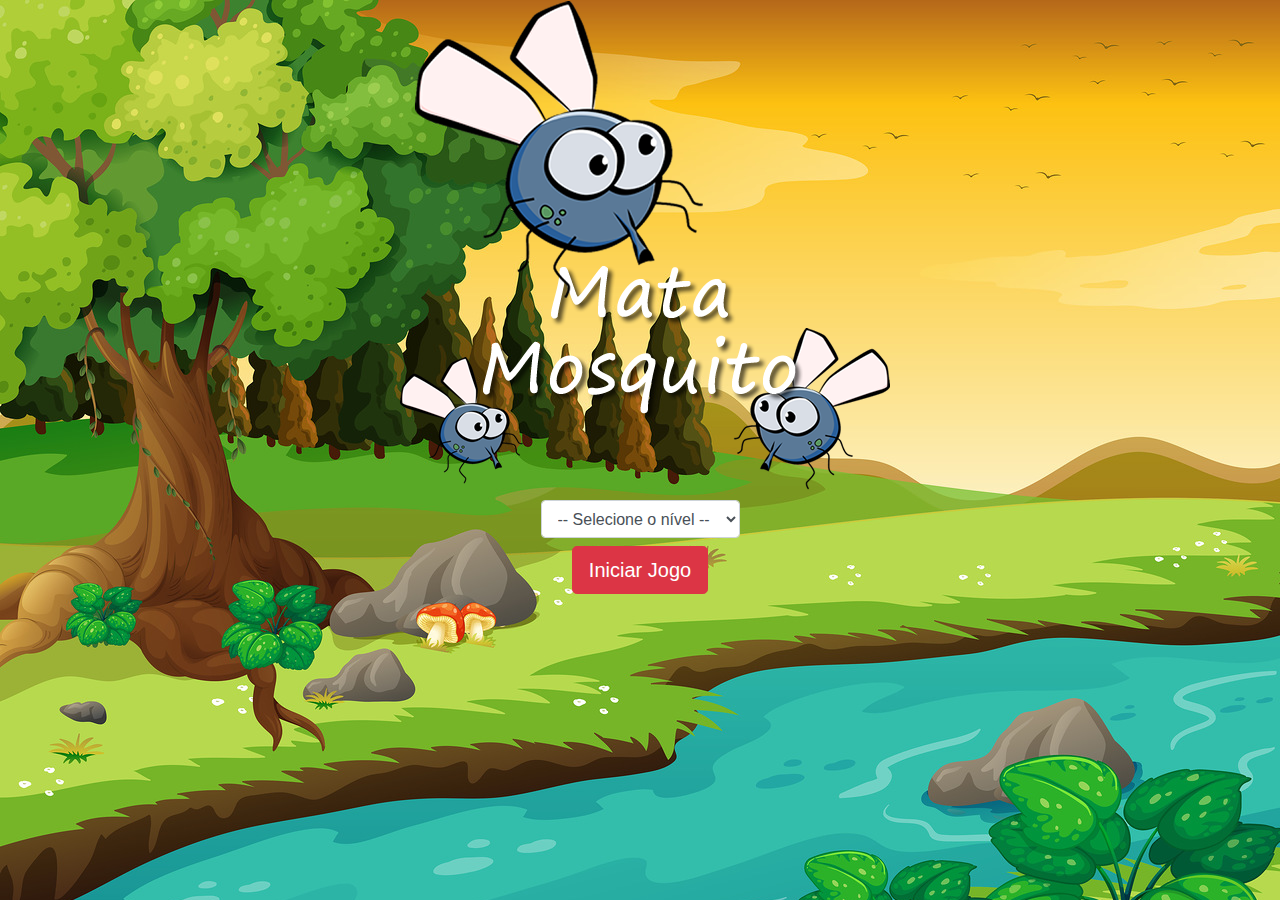
<file: index.html>
<!DOCTYPE html>
<html lang="pt-br">
    <head>
        <meta charset="UTF-8">
        <meta http-equiv="X-UA-Compatible" content="IE=edge">
        <meta name="viewport" content="width=device-width, initial-scale=1.0">
        <link rel="stylesheet" href="https://maxcdn.bootstrapcdn.com/bootstrap/4.0.0/css/bootstrap.min.css" integrity="sha384-Gn5384xqQ1aoWXA+058RXPxPg6fy4IWvTNh0E263XmFcJlSAwiGgFAW/dAiS6JXm" crossorigin="anonymous">
        <link rel="stylesheet" href="./assets/css/estilo.css">
        <script src="./js/app.js"></script>

        <script>
            function iniciarJogo() {
                var nivel = document.getElementById('nivel').value

                if(nivel === '') {
                    alert('Selecione um nível para iniciar o jogo')
                    return false
                }

                window.location.href = "app.html?" + nivel
            }
        </script>

        <title>Mata Mosquito - Início</title>

    </head>
    <body>

        <div class="container">
            <div class="row">
                <div class="col">
                    <div class="d-flex justify-content-center">
                        <img src="./assets/img/game.png">
                    </div>
                </div>
            </div>

            <div class="row">
                <div class="col">
                    <div class="d-flex justify-content-center">
                        <div class="mb-2">
                            <select class="form-control" id="nivel">
                                <option value="">-- Selecione o nível --</option>
                                <option value="normal">Normal</option>
                                <option value="dificil">Difícil</option>
                                <option value="vitorbelfort">Vítor Belfort</option>
                            </select>
                        </div>
                    </div>
                </div>
            </div>

            <div class="row">
                <div class="col">
                    <div class="d-flex justify-content-center">
                        <button class="btn btn-danger btn-lg" type="button" onclick="iniciarJogo()">Iniciar Jogo</button>
                    </div>
                </div>
            </div>
        </div>

    </body>
</html>
</file>
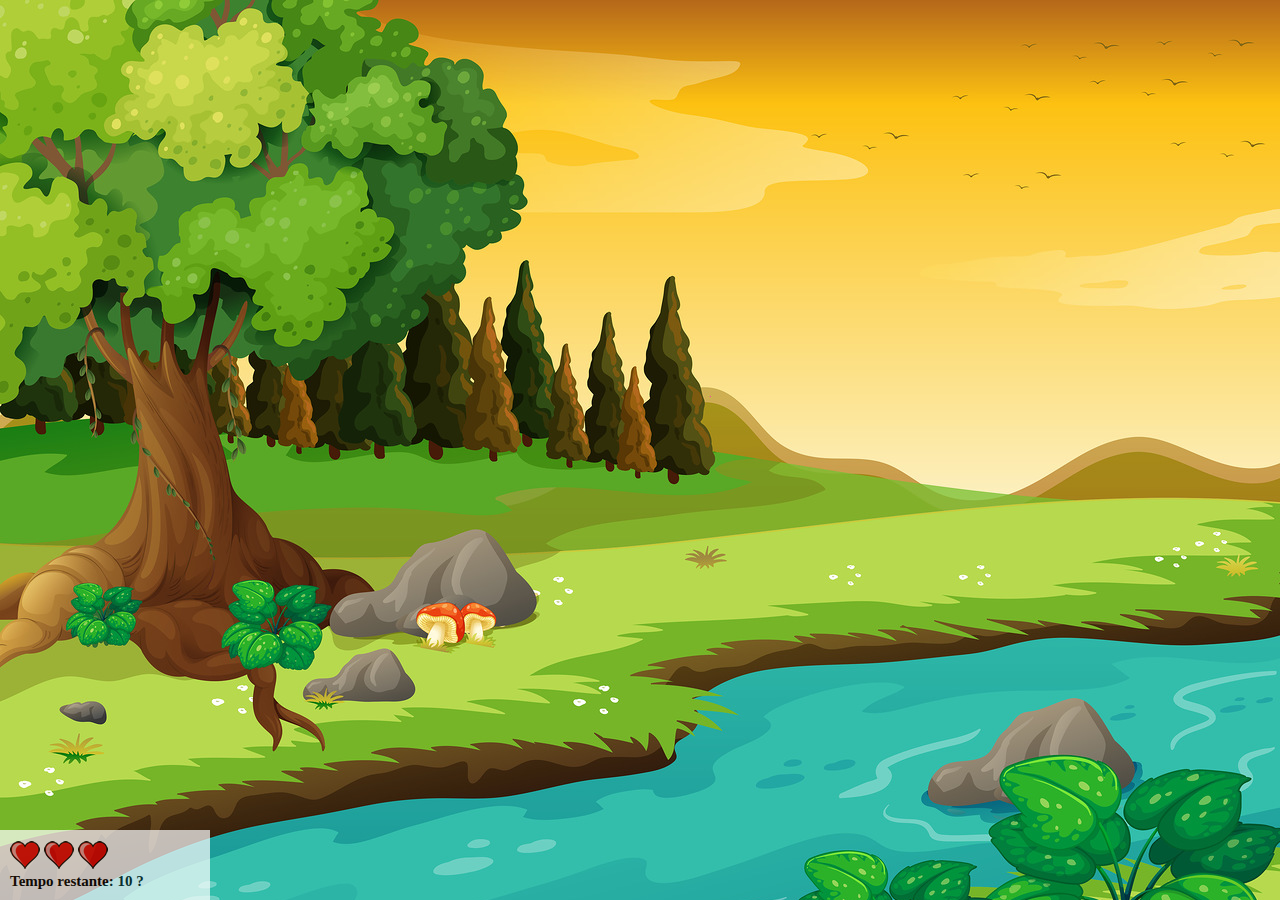
<file: app.html>
<!DOCTYPE html>
<html lang="pt-br">
    <head>
        <meta charset="UTF-8">
        <meta http-equiv="X-UA-Compatible" content="IE=edge">
        <meta name="viewport" content="width=device-width, initial-scale=1.0">
        <link rel="stylesheet" href="./assets/css/estilo.css">
        <script src="./js/app.js"></script>
        <title>Mata Mosquito</title>

    </head>
    <body onresize="ajustaTamanhoPalcoJogo()">

        <div class="painel">
            <div class="vidas">
                <img id="v1" src="./assets/img/coracao_cheio.png">
                <img id="v2" src="./assets/img/coracao_cheio.png">
                <img id="v3" src="./assets/img/coracao_cheio.png">
            </div>
            <div class="cronometro">Tempo restante: <span id="cronometro"></span> ?</div>
        </div>

        <script>
            document.getElementById('cronometro').innerHTML = tempo

            var criaMosquito = setInterval(function() {
                posicaoRandomica()
            }, criaMosquitoTempo)
        </script>
    </body>
</html>
</file>
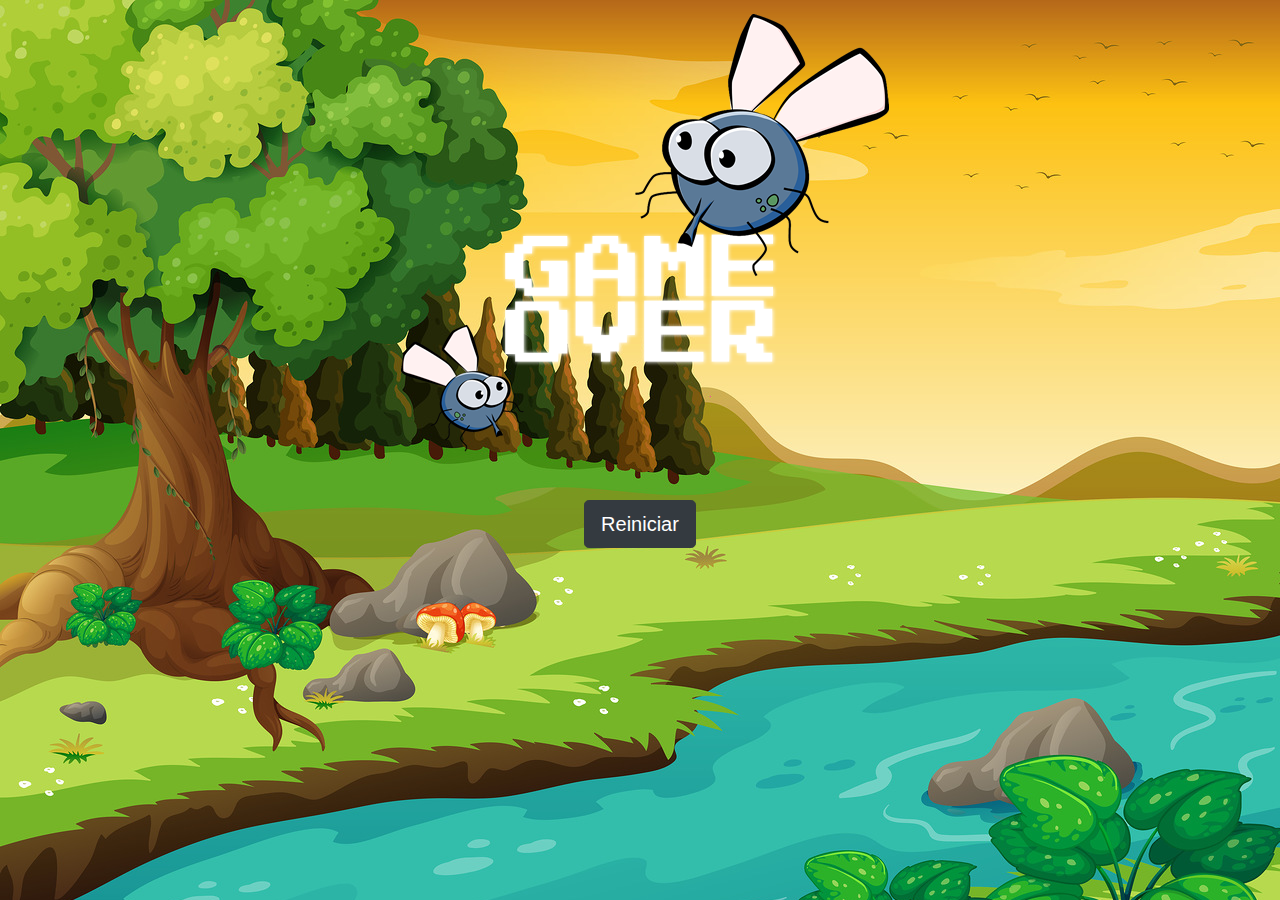
<file: fim-de-jogo.html>
<!DOCTYPE html>
<html lang="pt-br">
    <head>
        <meta charset="UTF-8">
        <meta http-equiv="X-UA-Compatible" content="IE=edge">
        <meta name="viewport" content="width=device-width, initial-scale=1.0">
        <link rel="stylesheet" href="https://maxcdn.bootstrapcdn.com/bootstrap/4.0.0/css/bootstrap.min.css" integrity="sha384-Gn5384xqQ1aoWXA+058RXPxPg6fy4IWvTNh0E263XmFcJlSAwiGgFAW/dAiS6JXm" crossorigin="anonymous">
        <link rel="stylesheet" href="./assets/css/estilo.css">
        <script src="./js/app.js"></script>
        <title>Mata Mosquito - Fim de Jogo</title>

    </head>
    <body>

        <div class="container">
            <div class="row">
                <div class="col">
                    <div class="d-flex justify-content-center">
                        <img src="./assets/img/game_over.png">
                    </div>
                </div>
            </div>

            <div class="row">
                <div class="col">
                    <div class="d-flex justify-content-center">
                        <button class="btn btn-dark btn-lg" type="button" onclick="window.location.href='./index.html'">Reiniciar</button>
                    </div>
                </div>
            </div>
        </div>

    </body>
</html>
</file>
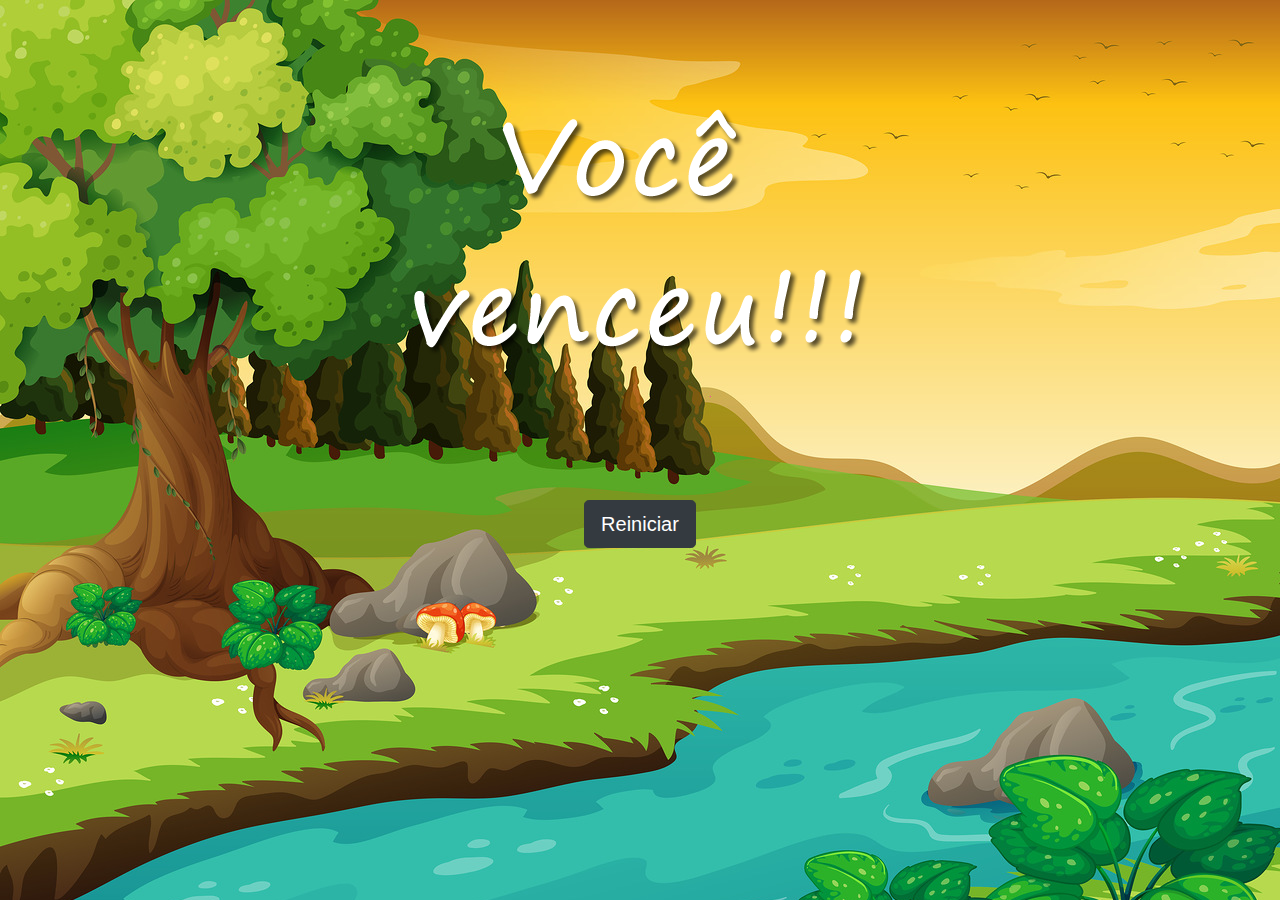
<file: vitoria.html>
<!DOCTYPE html>
<html lang="pt-br">
    <head>
        <meta charset="UTF-8">
        <meta http-equiv="X-UA-Compatible" content="IE=edge">
        <meta name="viewport" content="width=device-width, initial-scale=1.0">
        <link rel="stylesheet" href="https://maxcdn.bootstrapcdn.com/bootstrap/4.0.0/css/bootstrap.min.css" integrity="sha384-Gn5384xqQ1aoWXA+058RXPxPg6fy4IWvTNh0E263XmFcJlSAwiGgFAW/dAiS6JXm" crossorigin="anonymous">
        <link rel="stylesheet" href="./assets/css/estilo.css">
        <script src="./js/app.js"></script>
        <title>Mata Mosquito - Vitória</title>

    </head>
    <body>

        <div class="container">
            <div class="row">
                <div class="col">
                    <div class="d-flex justify-content-center">
                        <img src="./assets/img/vitoria.png">
                    </div>
                </div>
            </div>

            <div class="row">
                <div class="col">
                    <div class="d-flex justify-content-center">
                        <button class="btn btn-dark btn-lg" type="button" onclick="window.location.href='./index.html'">Reiniciar</button>
                    </div>
                </div>
            </div>
        </div>

    </body>
</html>
</file>
<file: assets/css/estilo.css>
html {
    cursor: url(../img/mata_mosquito.png) 30 30, auto;
}
body {
    background-image: url(../img/bg.jpg);
    background-repeat: no-repeat;
    background-size: cover;
}
.mosquito1 {
    width: 50px;
    height: 50px;
}
.mosquito2 {
    width: 70px;
    height: 70px;
}
.mosquito3 {
    width: 90px;
    height: 90px;
}
/*Desnecessário */.ladoA {
    transform: scaleX(1);
}
.ladoB {
    transform: scaleX(-1);
}
.painel {
    position: absolute;
    width: 190px;
    padding: 10px;
    left: 0px;
    bottom: 0px;
    border-top: solid 1px #fff;
    background-color: #fff;
    opacity: 0.7;
}
.vidas {
    float: left;
}
.cronometro {
    float: left;
    font-size: 15px;
    font-weight: bold;
}
</file>
